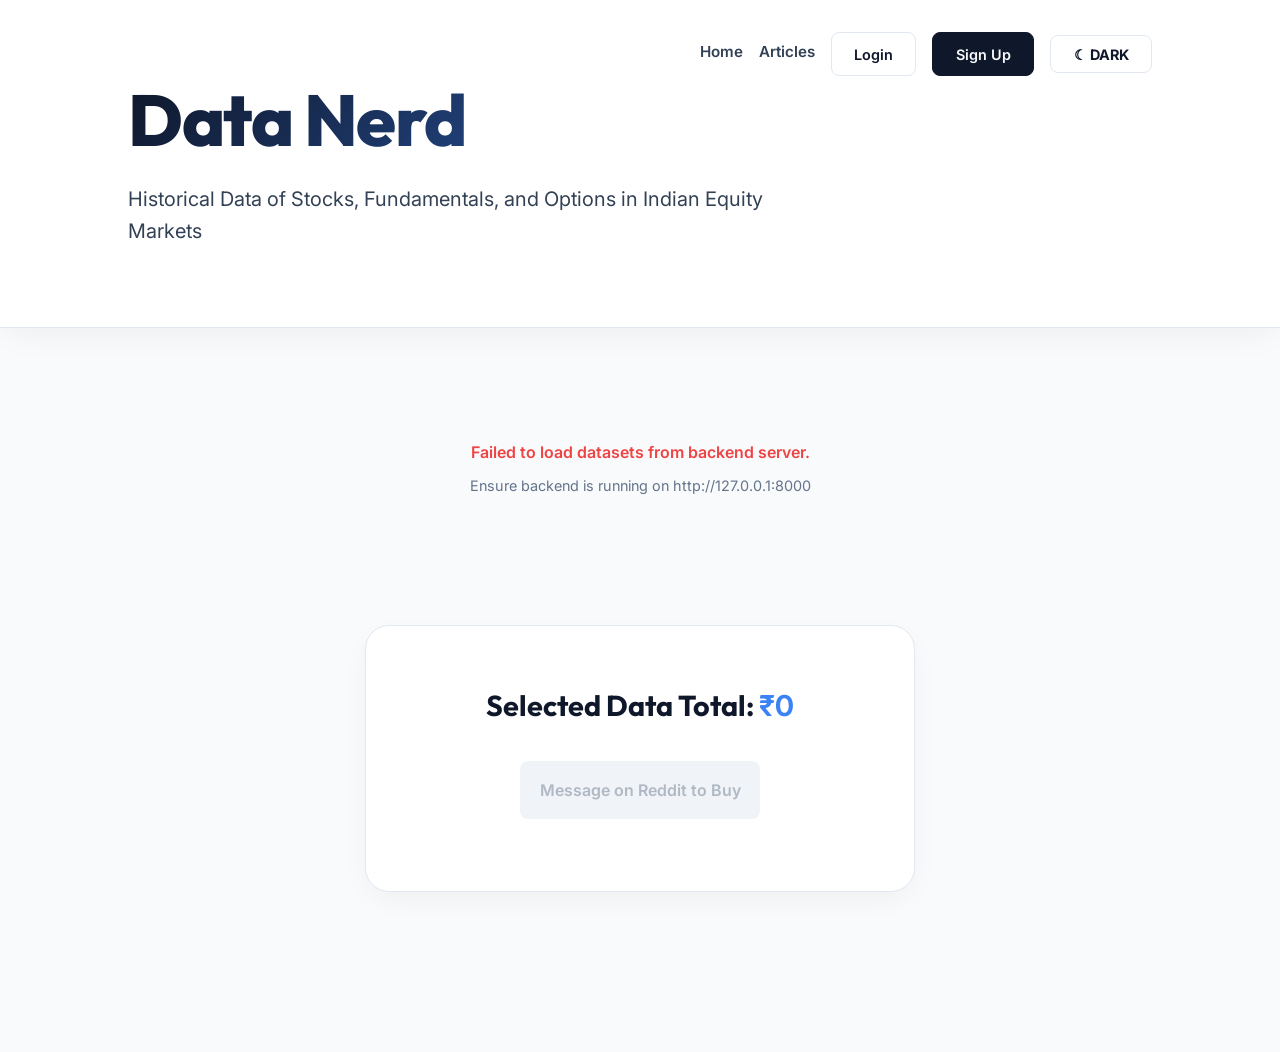
<file: frontend/index.html>
<!DOCTYPE html>
<html lang="en">

<head>
    <meta charset="UTF-8">
    <meta name="viewport" content="width=device-width, initial-scale=1.0">
    <title>Data Nerd - Stock & Options Datasets</title>
    <meta name="description" content="Explore and purchase premium historical datasets for stock fundamentals, options, and market ticks in the Indian equity markets on Data Nerd.">
    <meta name="keywords" content="indian stock market, stock datasets, option pricing, options historical data, equity fundamentals, algo trading datasets">
    <link rel="stylesheet" href="styles.css">
</head>

<body>

    <header class="headermenu">
        <div class="top-auth" id="top-auth">
            <!-- Dynamically populated by auth_helper.js -->
            <a href="login.html" class="auth-btn">Login</a>
            <a href="signup.html" class="auth-btn signup-btn">Sign Up</a>
        </div>
        <h1>Data Nerd</h1>
        <p>Historical Data of Stocks, Fundamentals, and Options in Indian Equity Markets</p>
    </header>

    <!-- Dynamic Datasets Catalog -->
    <main class="datasetinfo" id="datasets-container">
        <div style="grid-column: 1/-1; text-align: center; padding: 3rem;">
            <div class="loading-spinner"></div>
            <p style="color: var(--text-secondary); margin-top: 1rem;">Loading marketplace catalog...</p>
        </div>
    </main>

    <!-- Purchase Action Card -->
    <section class="checkoutbox">
        <p>Selected Data Total: <span>₹<span id="total-amount">0</span></span></p>
        <button id="checkout-btn" disabled>Message on Reddit to Buy</button>
        <div id="message"></div>
    </section>



    <!-- Core Modular Scripts -->
    <script src="js/api.js"></script>
    <script src="js/auth_helper.js"></script>
    <!-- Page controller -->
    <script src="script.js"></script>

</body>

</html>
</file>
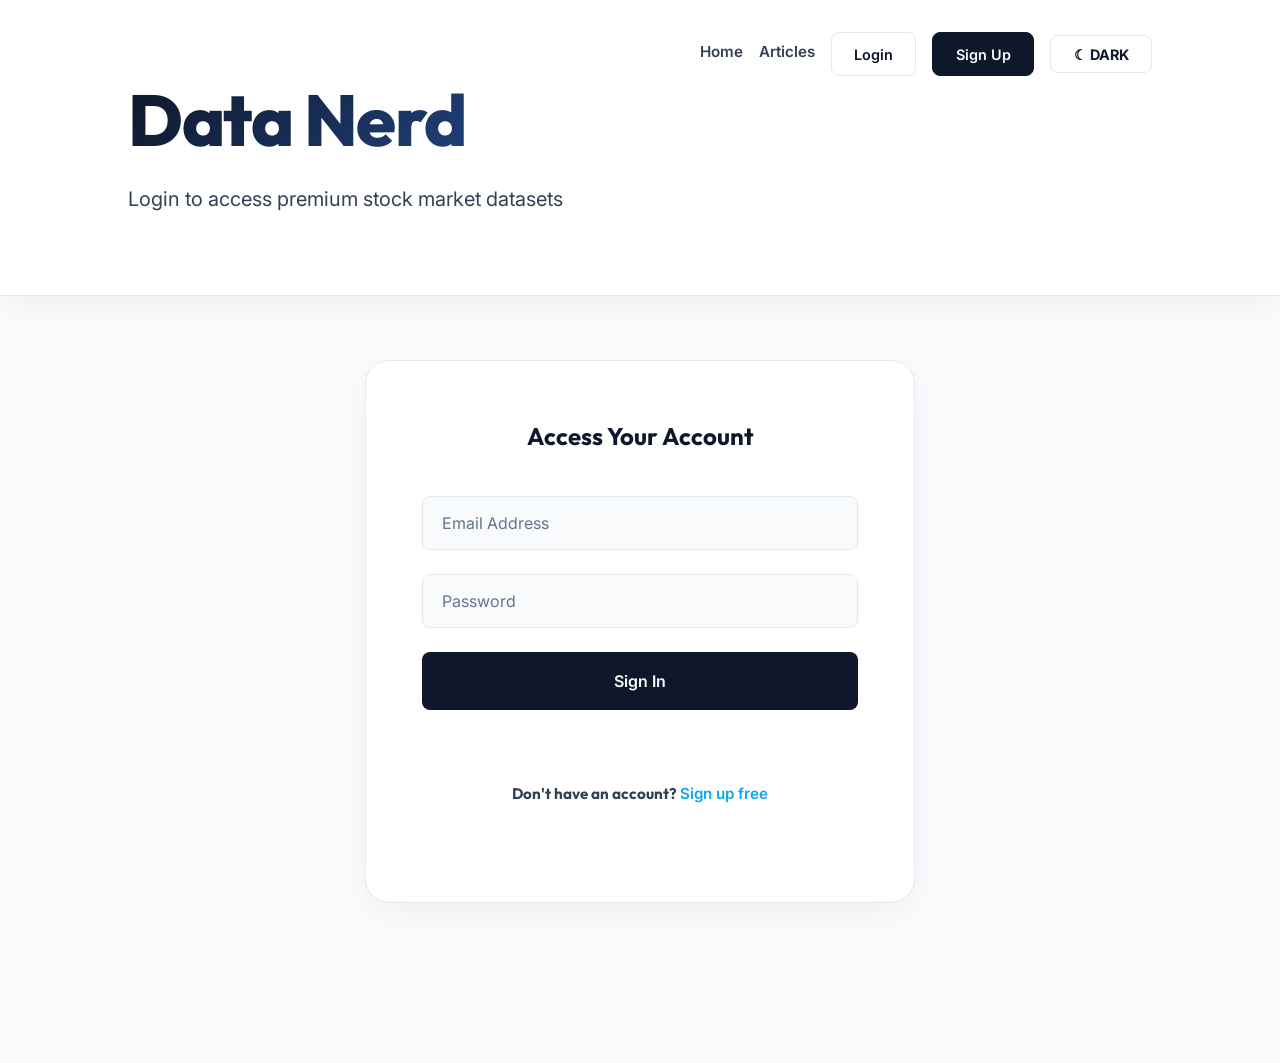
<file: frontend/admin.html>
<!DOCTYPE html>
<html lang="en">
<head>
    <meta charset="UTF-8">
    <meta name="viewport" content="width=device-width, initial-scale=1.0">
    <title>Admin Dashboard - Data Nerd</title>
    <meta name="description" content="Administrative Control Panel for Data Nerd dataset platform. Manage catalog datasets and publish market analysis articles.">
    <meta name="keywords" content="admin panel, dataset management, articles publisher">
    <link rel="stylesheet" href="styles.css">
</head>
<body>

    <header class="headermenu">
        <div class="top-auth" id="top-auth">
            <!-- Dynamically populated by auth_helper.js -->
        </div>
        <h1>Data Nerd</h1>
        <p>Administrative Control Panel</p>
    </header>

    <!-- Main Admin Layout Wrapper -->
    <main id="admin-restricted-content" style="display: none;">
        
        <!-- 1. Setup Admin Account -->
        <div class="authbox">
            <p>Initialize Database</p>
            <button id="setup-admin-btn">Setup Default Admin</button>
            <div id="setup-message"></div>
        </div>



        <!-- Add Dataset -->
        <div class="authbox" id="admin-dataset-box" style="opacity: 0.5; pointer-events: none;">
            <p>Register New Dataset</p>
            <form id="add-dataset-form">
                <input type="text" id="dataset-name" placeholder="Dataset Catalog Name" required>
                <input type="text" id="dataset-description" placeholder="Description (Comma-separated features)" required>
                <input type="number" id="dataset-price" placeholder="Pricing (₹)" required>
                <button type="submit">Add to Catalog</button>
                <div id="add-dataset-message"></div>
            </form>
        </div>

        <!-- Add Article -->
        <div class="authbox" id="admin-article-box" style="opacity: 0.5; pointer-events: none; margin-bottom: 5rem;">
            <p>Publish New Article</p>
            <form id="add-article-form">
                <input type="text" id="article-title" placeholder="Article Title" required>
                <input type="text" id="article-slug" placeholder="Unique Slug/ID (e.g. options-strategies)" required>
                <textarea id="article-content" placeholder="Article Content (Supports Markdown/HTML)" required style="width: 100%; height: 200px; padding: 1rem; border: var(--border-width) solid var(--border-color); font-family: var(--font-body); background: var(--bg-primary); color: var(--text-primary); resize: vertical; box-sizing: border-box;"></textarea>
                <button type="submit" style="margin-top: 1rem;">Publish Article</button>
                <div id="add-article-message"></div>
            </form>
        </div>
    </main>

    <!-- Access Denied Banner -->
    <div class="authbox" id="admin-denied-message" style="margin-top: 5rem;">
        <p style="color: var(--accent-red); font-size: 1.5rem; font-weight: 700;">Access Denied</p>
        <p>You must be logged in as an administrator to view this panel.</p>
        <a href="login.html" class="auth-btn signup-btn" style="display: inline-block; margin-top: 1rem; text-decoration: none;">Proceed to Login</a>
    </div>

    <!-- Core Modular Scripts -->
    <script src="js/api.js"></script>
    <script src="js/auth_helper.js"></script>
    <!-- Page controller -->
    <script src="admin.js"></script>
</body>
</html>
</file>
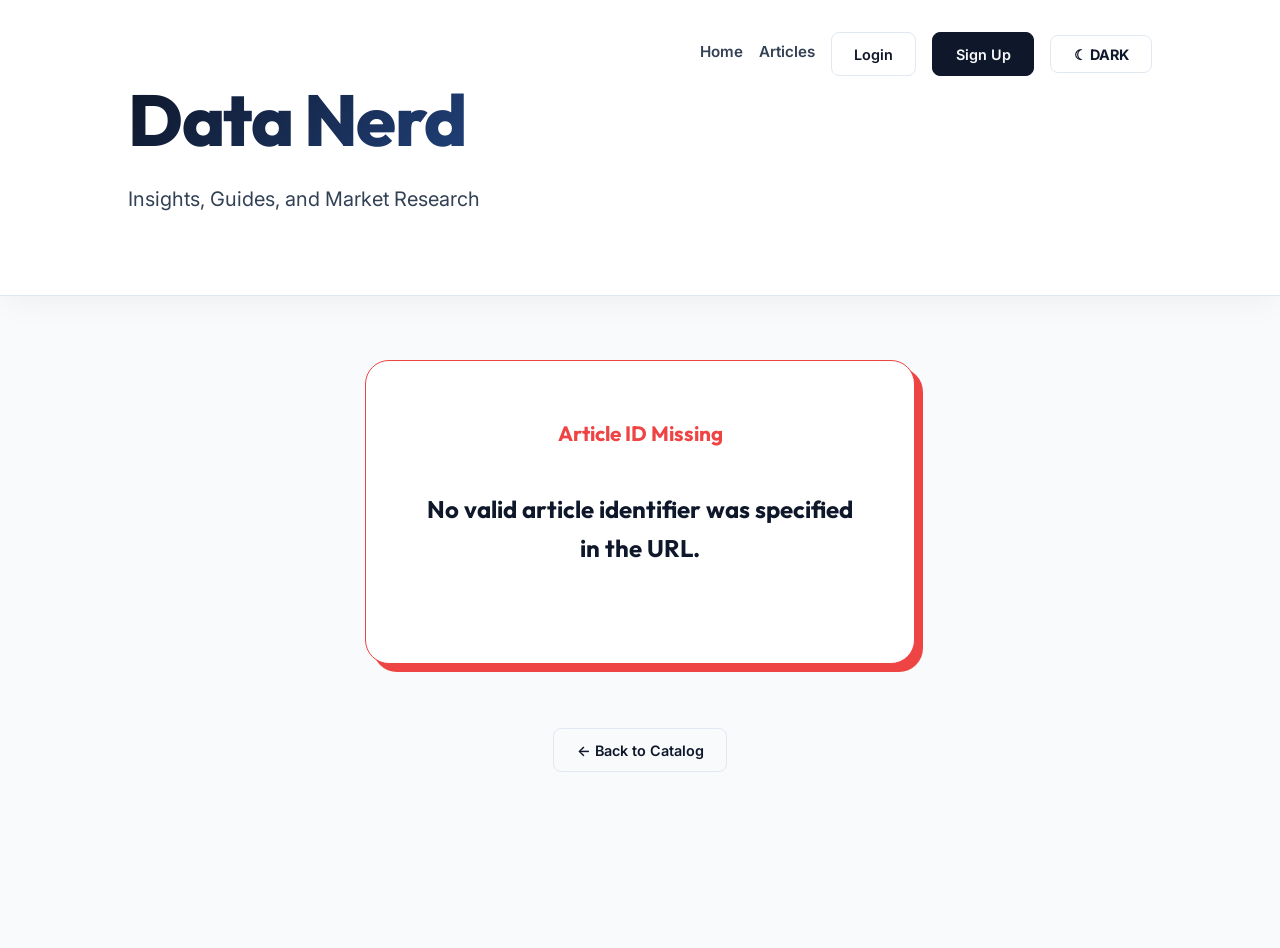
<file: frontend/article.html>
<!DOCTYPE html>
<html lang="en">
<head>
    <meta charset="UTF-8">
    <meta name="viewport" content="width=device-width, initial-scale=1.0">
    <title>Article - Data Nerd</title>
    <link rel="stylesheet" href="styles.css">
</head>
<body>

    <header class="headermenu">
        <div class="top-auth" id="top-auth">
            <!-- Dynamically populated by auth_helper.js -->
        </div>
        <h1>Data Nerd</h1>
        <p>Insights, Guides, and Market Research</p>
    </header>

    <!-- Main Article Reading layout -->
    <main class="article-reader-container">
        <div id="article-reader-content">
            <div style="text-align: center; padding: 3rem;">
                <div class="loading-spinner"></div>
                <p style="color: var(--text-secondary); margin-top: 1rem;">Fetching article content...</p>
            </div>
        </div>
        
        <div style="margin-top: 3rem; text-align: center;">
            <a href="index.html" class="auth-btn" style="text-decoration: none; display: inline-block;">← Back to Catalog</a>
        </div>
    </main>

    <!-- Core Modular Scripts -->
    <script src="js/api.js"></script>
    <script src="js/auth_helper.js"></script>
    <script>
        document.addEventListener("DOMContentLoaded", async () => {
            const contentContainer = document.getElementById('article-reader-content');
            if (!contentContainer) return;

            // Parse article ID from query params or pathname
            let articleId = null;
            const urlParams = new URLSearchParams(window.location.search);
            if (urlParams.has('id')) {
                articleId = urlParams.get('id');
            } else {
                // Parse from path, e.g. /articles/some-slug
                const pathParts = window.location.pathname.split('/');
                if (pathParts.length >= 3 && pathParts[1] === 'articles') {
                    articleId = pathParts[2];
                }
            }

            if (!articleId) {
                contentContainer.innerHTML = `
                    <div class="authbox" style="border-color: var(--accent-red); box-shadow: 8px 8px 0px var(--accent-red);">
                        <p style="color: var(--accent-red); font-size: 1.3rem; font-weight: bold;">Article ID Missing</p>
                        <p>No valid article identifier was specified in the URL.</p>
                    </div>
                `;
                return;
            }

            try {
                const response = await apiFetch(`/articles/${articleId}`);
                if (!response.ok) {
                    if (response.status === 404) {
                        contentContainer.innerHTML = `
                            <div class="authbox" style="border-color: var(--accent-red); box-shadow: 8px 8px 0px var(--accent-red);">
                                <p style="color: var(--accent-red); font-size: 1.3rem; font-weight: bold;">Article Not Found</p>
                                <p>The article you are trying to view does not exist or has been removed.</p>
                            </div>
                        `;
                    } else {
                        throw new Error(`Server returned status: ${response.status}`);
                    }
                    return;
                }

                const article = await response.json();
                
                // Set page title
                document.title = `${article.title} - Data Nerd`;

                // Set dynamic meta description for SEO
                const textContent = article.content.replace(/<[^>]*>/g, '');
                const preview = textContent.length > 155 ? textContent.substring(0, 152) + '...' : textContent;
                let metaDesc = document.querySelector('meta[name="description"]');
                if (!metaDesc) {
                    metaDesc = document.createElement('meta');
                    metaDesc.setAttribute('name', 'description');
                    document.head.appendChild(metaDesc);
                }
                metaDesc.setAttribute('content', preview);

                // Set dynamic meta keywords for SEO
                let metaKeywords = document.querySelector('meta[name="keywords"]');
                if (!metaKeywords) {
                    metaKeywords = document.createElement('meta');
                    metaKeywords.setAttribute('name', 'keywords');
                    document.head.appendChild(metaKeywords);
                }
                const keywords = `stock market data, ${article.title.toLowerCase().split(' ').join(', ')}`;
                metaKeywords.setAttribute('content', keywords);

                const dateObj = new Date(article.created_at);
                const formattedDate = dateObj.toLocaleDateString('en-US', {
                    weekday: 'long',
                    year: 'numeric',
                    month: 'long',
                    day: 'numeric'
                });

                // Format content: convert newlines to paragraph tags if not structured with HTML
                let formattedContent = article.content;
                if (!article.content.trim().startsWith('<')) {
                    formattedContent = article.content
                        .split(/\n\s*\n/)
                        .map(para => `<p style="margin-bottom: 1.5rem; line-height: 1.7; font-size: 1.1rem; color: var(--text-primary); text-align: justify;">${para.replace(/\n/g, '<br>')}</p>`)
                        .join('');
                }

                contentContainer.innerHTML = `
                    <article class="article-details">
                        <div class="article-header" style="margin-bottom: 2.5rem; border-bottom: var(--border-width) solid var(--border-color); padding-bottom: 1.5rem;">
                            <span class="article-date" style="font-size: 0.95rem; font-weight: bold; text-transform: uppercase; color: var(--text-muted);">${formattedDate}</span>
                            <h1 class="article-detail-title" style="font-family: var(--font-heading); font-size: 3rem; font-weight: 800; text-transform: uppercase; line-height: 1.1; margin-top: 0.5rem; color: var(--text-primary);">${escapeHtml(article.title)}</h1>
                        </div>
                        <div class="article-body" style="font-family: var(--font-body); font-size: 1.1rem; color: var(--text-primary);">
                            ${formattedContent}
                        </div>
                    </article>
                `;

            } catch (error) {
                console.error("Error loading article:", error);
                contentContainer.innerHTML = `
                    <div class="authbox" style="border-color: var(--accent-red); box-shadow: 8px 8px 0px var(--accent-red);">
                        <p style="color: var(--accent-red); font-size: 1.3rem; font-weight: bold;">Loading Failed</p>
                        <p>There was an error connecting to the backend server. Please verify the server is running.</p>
                    </div>
                `;
            }
        });

        function escapeHtml(text) {
            const map = {
                '&': '&amp;',
                '<': '&lt;',
                '>': '&gt;',
                '"': '&quot;',
                "'": '&#039;'
            };
            return text.replace(/[&<>"']/g, function(m) { return map[m]; });
        }
    </script>
</body>
</html>
</file>
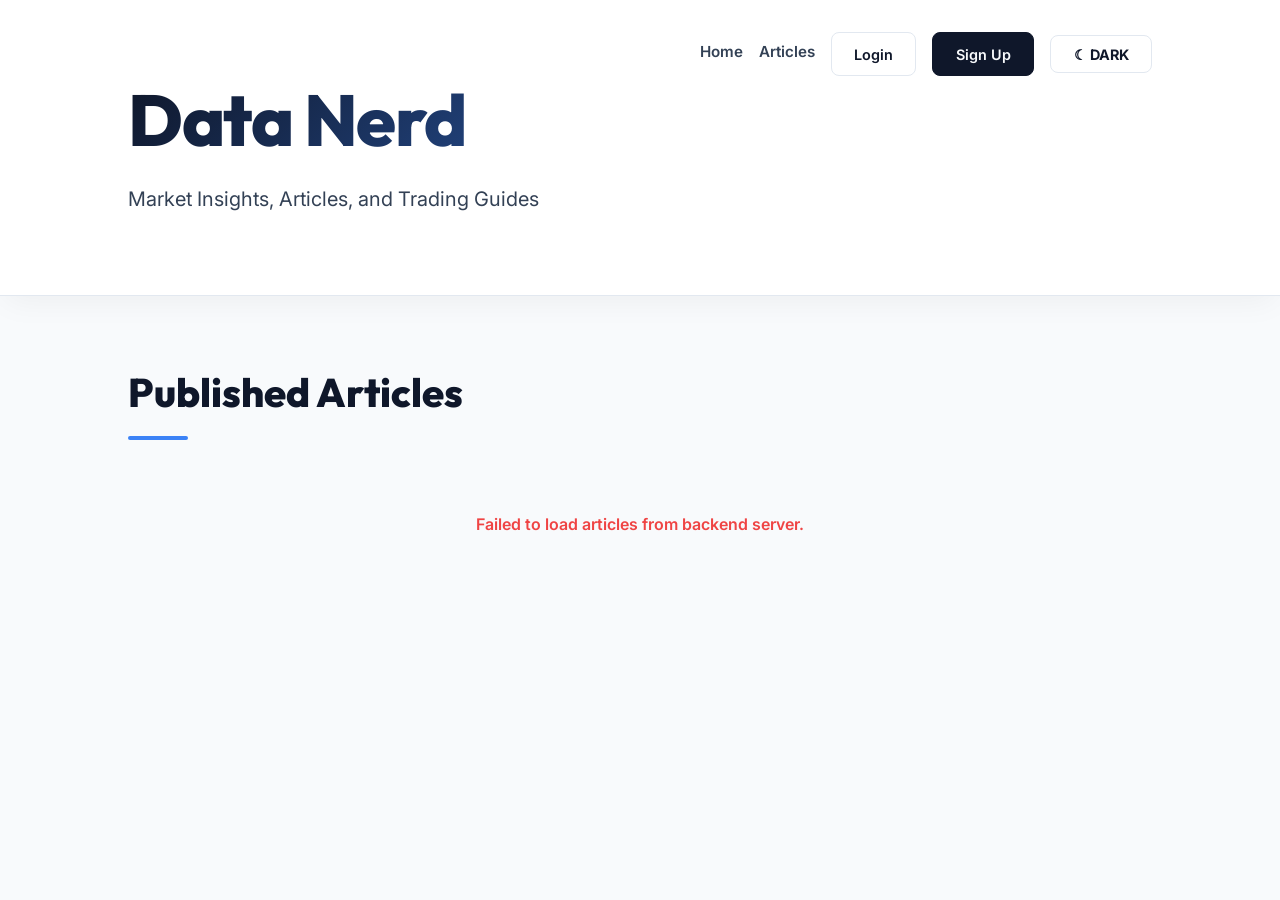
<file: frontend/articles.html>
<!DOCTYPE html>
<html lang="en">

<head>
    <meta charset="UTF-8">
    <meta name="viewport" content="width=device-width, initial-scale=1.0">
    <title>Articles & Guides - Data Nerd</title>
    <meta name="description" content="Read articles and guides about the Indian stock market, option pricing, and algorithmic trading.">
    <link rel="stylesheet" href="styles.css">
</head>

<body>

    <header class="headermenu">
        <div class="top-auth" id="top-auth">
            <!-- Dynamically populated by auth_helper.js -->
        </div>
        <h1>Data Nerd</h1>
        <p>Market Insights, Articles, and Trading Guides</p>
    </header>

    <!-- Articles Section -->
    <main class="articles-section">
        <h2>Published Articles</h2>
        <div id="articles-container">
            <div style="grid-column: 1/-1; text-align: center; padding: 2rem;">
                <div class="loading-spinner"></div>
                <p style="color: var(--text-secondary);">Loading articles...</p>
            </div>
        </div>
    </main>

    <!-- Core Modular Scripts -->
    <script src="js/api.js"></script>
    <script src="js/auth_helper.js"></script>
    <script src="js/articles.js"></script>

</body>

</html>
</file>
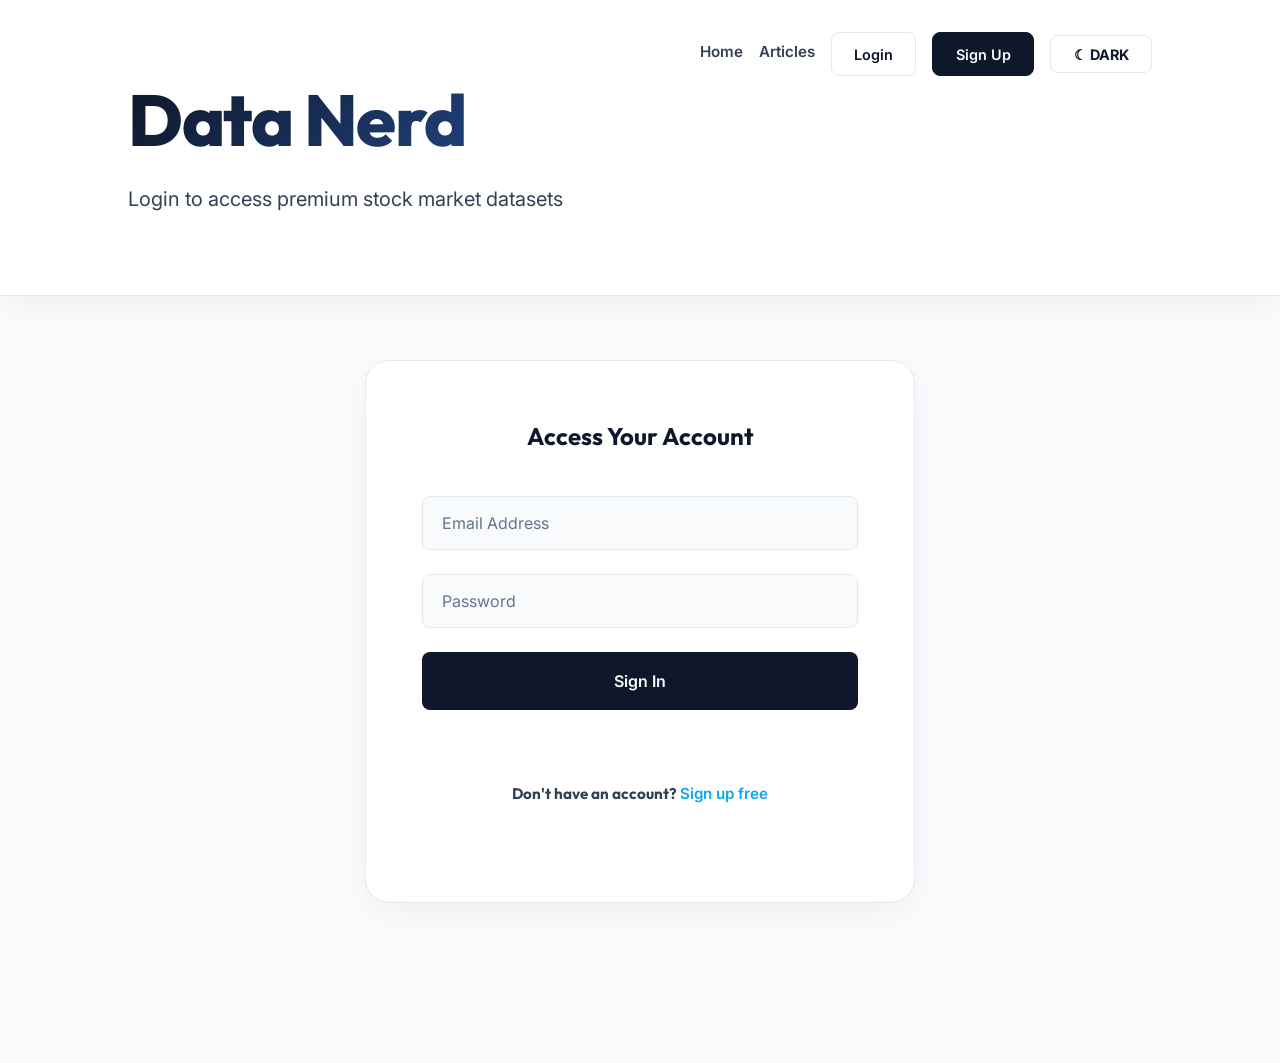
<file: frontend/login.html>
<!DOCTYPE html>
<html lang="en">
<head>
    <meta charset="UTF-8">
    <meta name="viewport" content="width=device-width, initial-scale=1.0">
    <title>Login - Data Nerd</title>
    <meta name="description" content="Log in to your Data Nerd account to access historical datasets of stocks, fundamentals, and options in the Indian equity markets.">
    <meta name="keywords" content="data nerd login, algo trading login, stock datasets access">
    <link rel="stylesheet" href="styles.css">
</head>
<body>

    <header class="headermenu">
        <div class="top-auth" id="top-auth">
            <!-- Automatically managed by auth_helper.js -->
        </div>
        <h1>Data Nerd</h1>
        <p>Login to access premium stock market datasets</p>
    </header>

    <!-- Login Auth Box -->
    <main class="authbox">
        <p>Access Your Account</p>
        <form id="login-form">
            <input type="email" id="login-email" placeholder="Email Address" required>
            <input type="password" id="login-password" placeholder="Password" required>
            <button type="submit">Sign In</button>
            <div id="login-message"></div>
        </form>
        <p style="margin-top: 2rem; font-size: 0.95rem; color: var(--text-secondary);">
            Don't have an account? <a href="signup.html" style="color: var(--accent-cyan); text-decoration: none; font-weight: 600;">Sign up free</a>
        </p>
    </main>

    <!-- Core Modular Scripts -->
    <script src="js/api.js"></script>
    <script src="js/auth_helper.js"></script>
    <!-- Page controller -->
    <script src="login.js"></script>
</body>
</html>
</file>
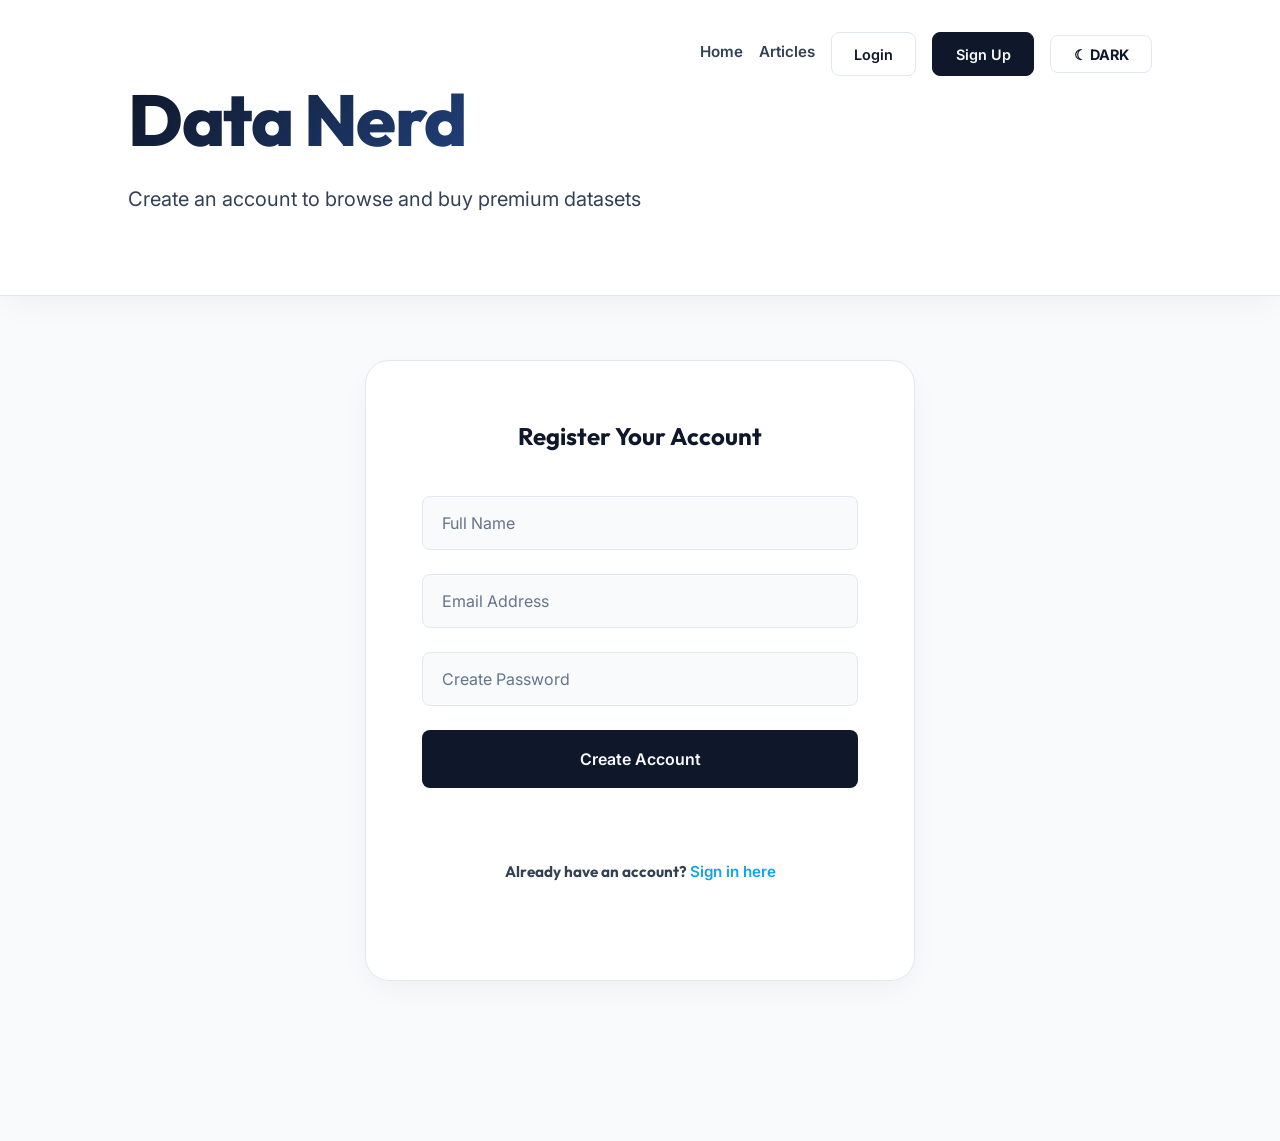
<file: frontend/signup.html>
<!DOCTYPE html>
<html lang="en">
<head>
    <meta charset="UTF-8">
    <meta name="viewport" content="width=device-width, initial-scale=1.0">
    <title>Sign Up - Data Nerd</title>
    <meta name="description" content="Create a free Data Nerd account to access historical datasets of stocks, fundamentals, and options in the Indian equity markets.">
    <meta name="keywords" content="data nerd signup, register account, stock market datasets registration">
    <link rel="stylesheet" href="styles.css">
</head>
<body>

    <header class="headermenu">
        <div class="top-auth" id="top-auth">
            <!-- Dynamically populated by auth_helper.js -->
        </div>
        <h1>Data Nerd</h1>
        <p>Create an account to browse and buy premium datasets</p>
    </header>

    <!-- Signup Form Card -->
    <main class="authbox">
        <p>Register Your Account</p>
        <form id="signup-form">
            <input type="text" id="signup-name" placeholder="Full Name" required>
            <input type="email" id="signup-email" placeholder="Email Address" required>
            <input type="password" id="signup-password" placeholder="Create Password" required>
            <button type="submit">Create Account</button>
            <div id="signup-message"></div>
        </form>
        <p style="margin-top: 2rem; font-size: 0.95rem; color: var(--text-secondary);">
            Already have an account? <a href="login.html" style="color: var(--accent-cyan); text-decoration: none; font-weight: 600;">Sign in here</a>
        </p>
    </main>

    <!-- Core Modular Scripts -->
    <script src="js/api.js"></script>
    <script src="js/auth_helper.js"></script>
    <!-- Page controller -->
    <script src="signup.js"></script>
</body>
</html>
</file>
<file: frontend/styles.css>
@import url('https://fonts.googleapis.com/css2?family=Inter:wght@400;500;600;700&family=Outfit:wght@500;600;700;800&display=swap');

:root {
    /* Light Mode - Premium Tailored Palette */
    --bg-primary: #f8fafc;
    --bg-secondary: #ffffff;
    --text-primary: #0f172a;
    --text-secondary: #334155;
    --text-muted: #64748b;
    --border-color: #e2e8f0;
    --bg-focus: #f1f5f9;
    --accent-cyan: #0ea5e9;
    --accent-blue: #3b82f6;
    --accent-red: #ef4444;
    --accent-green: #10b981;
    --border-width: 1px;
    --border-radius-sm: 8px;
    --border-radius-md: 16px;
    --border-radius-lg: 24px;
    --shadow-soft: 0 10px 30px -5px rgba(0, 0, 0, 0.05);
    --shadow-hover: 0 20px 40px -5px rgba(0, 0, 0, 0.1);
    --font-heading: 'Outfit', GellixSemiBold, Arial, sans-serif;
    --font-body: 'Inter', GellixSemiBold, Arial, sans-serif;
    --transition-smooth: all 0.3s cubic-bezier(0.4, 0, 0.2, 1);
}

[data-theme="dark"] {
    /* Dark Mode - Deep Slate */
    --bg-primary: #0f172a;
    --bg-secondary: #1e293b;
    --text-primary: #f8fafc;
    --text-secondary: #e2e8f0;
    --text-muted: #94a3b8;
    --border-color: #334155;
    --bg-focus: #1e293b;
    --accent-cyan: #38bdf8;
    --accent-blue: #60a5fa;
    --accent-red: #f87171;
    --accent-green: #34d399;
    --shadow-soft: 0 10px 30px -5px rgba(0, 0, 0, 0.3);
    --shadow-hover: 0 20px 40px -5px rgba(0, 0, 0, 0.5);
}

* {
    box-sizing: border-box;
    margin: 0;
    padding: 0;
    font-family: var(--font-body);
}

body {
    background-color: var(--bg-primary);
    color: var(--text-primary);
    line-height: 1.6;
    min-height: 100vh;
    padding-bottom: 6rem;
    transition: background-color 0.4s ease, color 0.4s ease;
    overflow-x: hidden;
}

/* Scrollbar styling */
::-webkit-scrollbar {
    width: 8px;
}
::-webkit-scrollbar-track {
    background: var(--bg-primary);
}
::-webkit-scrollbar-thumb {
    background: var(--border-color);
    border-radius: 10px;
}
::-webkit-scrollbar-thumb:hover {
    background: var(--text-muted);
}

/* Typography Enhancements */
h1, h2, h3, h4, h5, h6 {
    font-family: var(--font-heading);
    color: var(--text-primary);
}

/* Header & Navigation */
.headermenu {
    position: relative;
    background: var(--bg-secondary);
    border-bottom: var(--border-width) solid var(--border-color);
    text-align: left;
    padding: 5rem 10%;
    margin-bottom: 4rem;
    box-shadow: var(--shadow-soft);
}

.headermenu h1 {
    font-size: 4.5rem;
    font-weight: 800;
    line-height: 1.1;
    letter-spacing: -0.02em;
    background: linear-gradient(135deg, var(--text-primary) 0%, var(--accent-blue) 100%);
    -webkit-background-clip: text;
    -webkit-text-fill-color: transparent;
    margin-bottom: 1.5rem;
}

.headermenu p {
    font-size: 1.25rem;
    color: var(--text-secondary);
    max-width: 700px;
    font-weight: 400;
}

.top-auth {
    position: absolute;
    top: 2rem;
    right: 10%;
    display: flex;
    align-items: center;
    gap: 1rem;
}

.welcome-text {
    font-size: 0.95rem;
    font-weight: 500;
    color: var(--text-secondary);
}

.nav-link {
    text-decoration: none;
    color: var(--text-secondary);
    font-weight: 600;
    font-size: 0.95rem;
    padding-bottom: 4px;
    position: relative;
    transition: color 0.2s;
}

.nav-link::after {
    content: '';
    position: absolute;
    width: 0%;
    height: 2px;
    bottom: 0;
    left: 0;
    background-color: var(--accent-blue);
    transition: width 0.3s;
}

.nav-link:hover {
    color: var(--text-primary);
}
.nav-link:hover::after {
    width: 100%;
}

.auth-btn {
    background: transparent;
    color: var(--text-primary);
    border: var(--border-width) solid var(--border-color);
    padding: 0.6rem 1.4rem;
    border-radius: var(--border-radius-sm);
    text-decoration: none;
    font-weight: 600;
    font-size: 0.9rem;
    cursor: pointer;
    transition: var(--transition-smooth);
    display: inline-flex;
    align-items: center;
    justify-content: center;
}

.auth-btn:hover {
    background: var(--bg-focus);
    border-color: var(--text-muted);
    transform: translateY(-2px);
}

.signup-btn, .dashboard-link {
    background: var(--text-primary);
    color: var(--bg-primary);
    border-color: var(--text-primary);
}

.signup-btn:hover, .dashboard-link:hover {
    background: var(--accent-blue);
    color: #ffffff;
    border-color: var(--accent-blue);
    box-shadow: 0 4px 15px rgba(59, 130, 246, 0.3);
}

.logout-btn {
    color: var(--accent-red);
    border-color: var(--border-color);
}
.logout-btn:hover {
    background: var(--accent-red);
    color: #ffffff;
    border-color: var(--accent-red);
}

/* Marketplace Layout & Cards */
.datasetinfo {
    display: grid;
    grid-template-columns: repeat(auto-fit, minmax(360px, 1fr));
    gap: 2.5rem;
    padding: 0 10%;
    margin: 0 auto 5rem auto;
}

.datacard {
    background: var(--bg-secondary);
    border: var(--border-width) solid var(--border-color);
    border-radius: var(--border-radius-md);
    padding: 2.5rem;
    transition: var(--transition-smooth);
    display: flex;
    flex-direction: column;
    justify-content: space-between;
    box-shadow: var(--shadow-soft);
    position: relative;
    overflow: hidden;
}

.datacard::before {
    content: '';
    position: absolute;
    top: 0;
    left: 0;
    width: 100%;
    height: 4px;
    background: linear-gradient(90deg, var(--accent-blue), var(--accent-cyan));
    opacity: 0;
    transition: opacity 0.3s;
}

.datacard:hover {
    transform: translateY(-8px);
    box-shadow: var(--shadow-hover);
    border-color: var(--accent-blue);
}
.datacard:hover::before {
    opacity: 1;
}

.titlebox {
    margin-bottom: 1.5rem;
    padding-bottom: 1rem;
    border-bottom: var(--border-width) solid var(--border-color);
}

.titlebox p {
    font-family: var(--font-heading);
    font-size: 1.5rem;
    font-weight: 700;
    color: var(--text-primary);
}

.description {
    flex-grow: 1;
}

.description ul {
    list-style-type: none;
}

.description li {
    margin-bottom: 0.8rem;
    font-size: 0.95rem;
    color: var(--text-secondary);
    display: flex;
    align-items: flex-start;
}

.description li::before {
    content: "✓";
    font-size: 0.9rem;
    margin-right: 0.8rem;
    color: var(--accent-blue);
    font-weight: bold;
}

.price-tag {
    font-family: var(--font-heading);
    font-size: 2rem;
    font-weight: 800;
    color: var(--text-primary);
    margin-top: 2rem;
    display: block;
    letter-spacing: -0.02em;
}

.select-box {
    margin-top: 2rem;
    padding-top: 1.5rem;
    border-top: var(--border-width) solid var(--border-color);
    display: flex;
    align-items: center;
    gap: 1rem;
}

/* Modern Toggle Switch */
.custom-checkbox {
    position: relative;
    display: inline-block;
    width: 52px;
    height: 28px;
}

.custom-checkbox input {
    opacity: 0;
    width: 0;
    height: 0;
}

.slider {
    position: absolute;
    cursor: pointer;
    top: 0; left: 0; right: 0; bottom: 0;
    background-color: var(--border-color);
    border-radius: 34px;
    transition: .3s;
}

.slider:before {
    position: absolute;
    content: "";
    height: 20px;
    width: 20px;
    left: 4px;
    bottom: 4px;
    background-color: white;
    border-radius: 50%;
    transition: .3s;
    box-shadow: 0 2px 4px rgba(0,0,0,0.2);
}

input:checked + .slider {
    background-color: var(--accent-blue);
}

input:focus + .slider {
    box-shadow: 0 0 1px var(--accent-blue);
}

input:checked + .slider:before {
    transform: translateX(24px);
}

.select-box label {
    font-weight: 600;
    font-size: 0.95rem;
    color: var(--text-secondary);
    cursor: pointer;
    user-select: none;
}

/* Action Checkout Box & Forms */
.checkoutbox, .authbox {
    background: var(--bg-secondary);
    max-width: 550px;
    margin: 0 auto 4rem auto;
    padding: 3.5rem;
    border: var(--border-width) solid var(--border-color);
    border-radius: var(--border-radius-lg);
    box-shadow: var(--shadow-soft);
    text-align: center;
    transition: var(--transition-smooth);
}

.checkoutbox:hover, .authbox:hover {
    box-shadow: var(--shadow-hover);
}

.checkoutbox p {
    font-family: var(--font-heading);
    font-size: 1.8rem;
    font-weight: 700;
    color: var(--text-primary);
    margin-bottom: 2rem;
}

.checkoutbox span {
    color: var(--accent-blue);
}

.authbox p {
    margin-bottom: 2.5rem;
    font-family: var(--font-heading);
    font-weight: 700;
    font-size: 1.5rem;
    color: var(--text-primary);
}

form {
    display: flex;
    flex-direction: column;
    gap: 1.5rem;
}

input, textarea {
    padding: 1rem 1.2rem;
    background: var(--bg-primary);
    border: var(--border-width) solid var(--border-color);
    border-radius: var(--border-radius-sm);
    font-size: 1rem;
    color: var(--text-primary);
    transition: all 0.2s;
    font-family: var(--font-body);
}

input::placeholder, textarea::placeholder {
    color: var(--text-muted);
}

input:focus, textarea:focus {
    outline: none;
    border-color: var(--accent-blue);
    box-shadow: 0 0 0 3px rgba(59, 130, 246, 0.1);
    background: var(--bg-secondary);
}

button {
    padding: 1.2rem;
    background: var(--text-primary);
    color: var(--bg-primary);
    border: none;
    border-radius: var(--border-radius-sm);
    font-size: 1rem;
    font-weight: 600;
    cursor: pointer;
    transition: var(--transition-smooth);
    font-family: var(--font-body);
}

button:hover:not(:disabled) {
    background: var(--accent-blue);
    transform: translateY(-2px);
    box-shadow: 0 6px 15px rgba(59, 130, 246, 0.3);
}

button:disabled {
    opacity: 0.5;
    background: var(--border-color);
    color: var(--text-muted);
    cursor: not-allowed;
    transform: none;
    box-shadow: none;
}

/* Feedback Messages */
#message, #signup-message, #login-message, #setup-message, #admin-login-message, #add-dataset-message, #add-article-message {
    margin-top: 1rem;
    font-size: 0.95rem;
    font-weight: 600;
    text-align: center;
    border-radius: var(--border-radius-sm);
}

/* Loading animations spinner */
.loading-spinner {
    display: inline-block;
    width: 3rem;
    height: 3rem;
    border: 3px solid var(--border-color);
    border-top-color: var(--accent-blue);
    border-radius: 50%;
    animation: spin 0.8s linear infinite;
    margin: 2rem auto;
}

@keyframes spin {
    to { transform: rotate(360deg); }
}

/* Articles Section on Homepage */
.articles-section {
    padding: 0 10%;
    margin: 0 auto 5rem auto;
}

.articles-section h2 {
    font-size: 2.5rem;
    font-weight: 800;
    margin-bottom: 2.5rem;
    padding-bottom: 1rem;
    position: relative;
}
.articles-section h2::after {
    content: '';
    position: absolute;
    bottom: 0;
    left: 0;
    width: 60px;
    height: 4px;
    background: var(--accent-blue);
    border-radius: 2px;
}

#articles-container {
    display: grid;
    grid-template-columns: repeat(auto-fit, minmax(340px, 1fr));
    gap: 2.5rem;
}

/* Article Card in Grid */
.article-card {
    background: var(--bg-secondary);
    border: var(--border-width) solid var(--border-color);
    border-radius: var(--border-radius-md);
    padding: 2.5rem;
    display: flex;
    flex-direction: column;
    justify-content: space-between;
    transition: var(--transition-smooth);
    cursor: pointer;
    text-decoration: none;
    color: inherit;
    box-shadow: var(--shadow-soft);
}

.article-card:hover {
    transform: translateY(-6px);
    box-shadow: var(--shadow-hover);
    border-color: var(--text-muted);
}

.article-card-header {
    margin-bottom: 1rem;
}

.article-date {
    font-size: 0.85rem;
    font-weight: 600;
    color: var(--accent-blue);
}

.article-title {
    font-size: 1.4rem;
    font-weight: 700;
    margin-bottom: 1rem;
    line-height: 1.3;
}

.article-preview {
    font-size: 0.95rem;
    color: var(--text-secondary);
    margin-bottom: 2rem;
    flex-grow: 1;
    line-height: 1.6;
}

.read-more {
    font-weight: 600;
    font-size: 0.95rem;
    color: var(--text-primary);
    display: flex;
    align-items: center;
    gap: 0.5rem;
    transition: color 0.2s;
}

.article-card:hover .read-more {
    color: var(--accent-blue);
}

/* Article Reader Template */
.article-reader-container {
    max-width: 800px;
    margin: 0 auto 5rem auto;
    padding: 0 2rem;
}

.article-details {
    background: var(--bg-secondary);
    border: var(--border-width) solid var(--border-color);
    border-radius: var(--border-radius-lg);
    padding: 4rem;
    box-shadow: var(--shadow-soft);
}

.article-details h1 {
    font-size: 3rem;
    font-weight: 800;
    margin-bottom: 1rem;
    line-height: 1.2;
}

.article-details .date {
    font-size: 1rem;
    color: var(--accent-blue);
    font-weight: 600;
    margin-bottom: 3rem;
    display: block;
}

.article-details .content {
    font-size: 1.1rem;
    line-height: 1.8;
    color: var(--text-secondary);
}

.article-details .content h2, .article-details .content h3 {
    margin-top: 2rem;
    margin-bottom: 1rem;
    color: var(--text-primary);
}

.article-details .content p {
    margin-bottom: 1.5rem;
}

.back-link {
    display: inline-flex;
    align-items: center;
    gap: 0.5rem;
    font-weight: 600;
    color: var(--text-secondary);
    text-decoration: none;
    margin-bottom: 2rem;
    transition: color 0.2s;
}

.back-link:hover {
    color: var(--text-primary);
}
</file>
